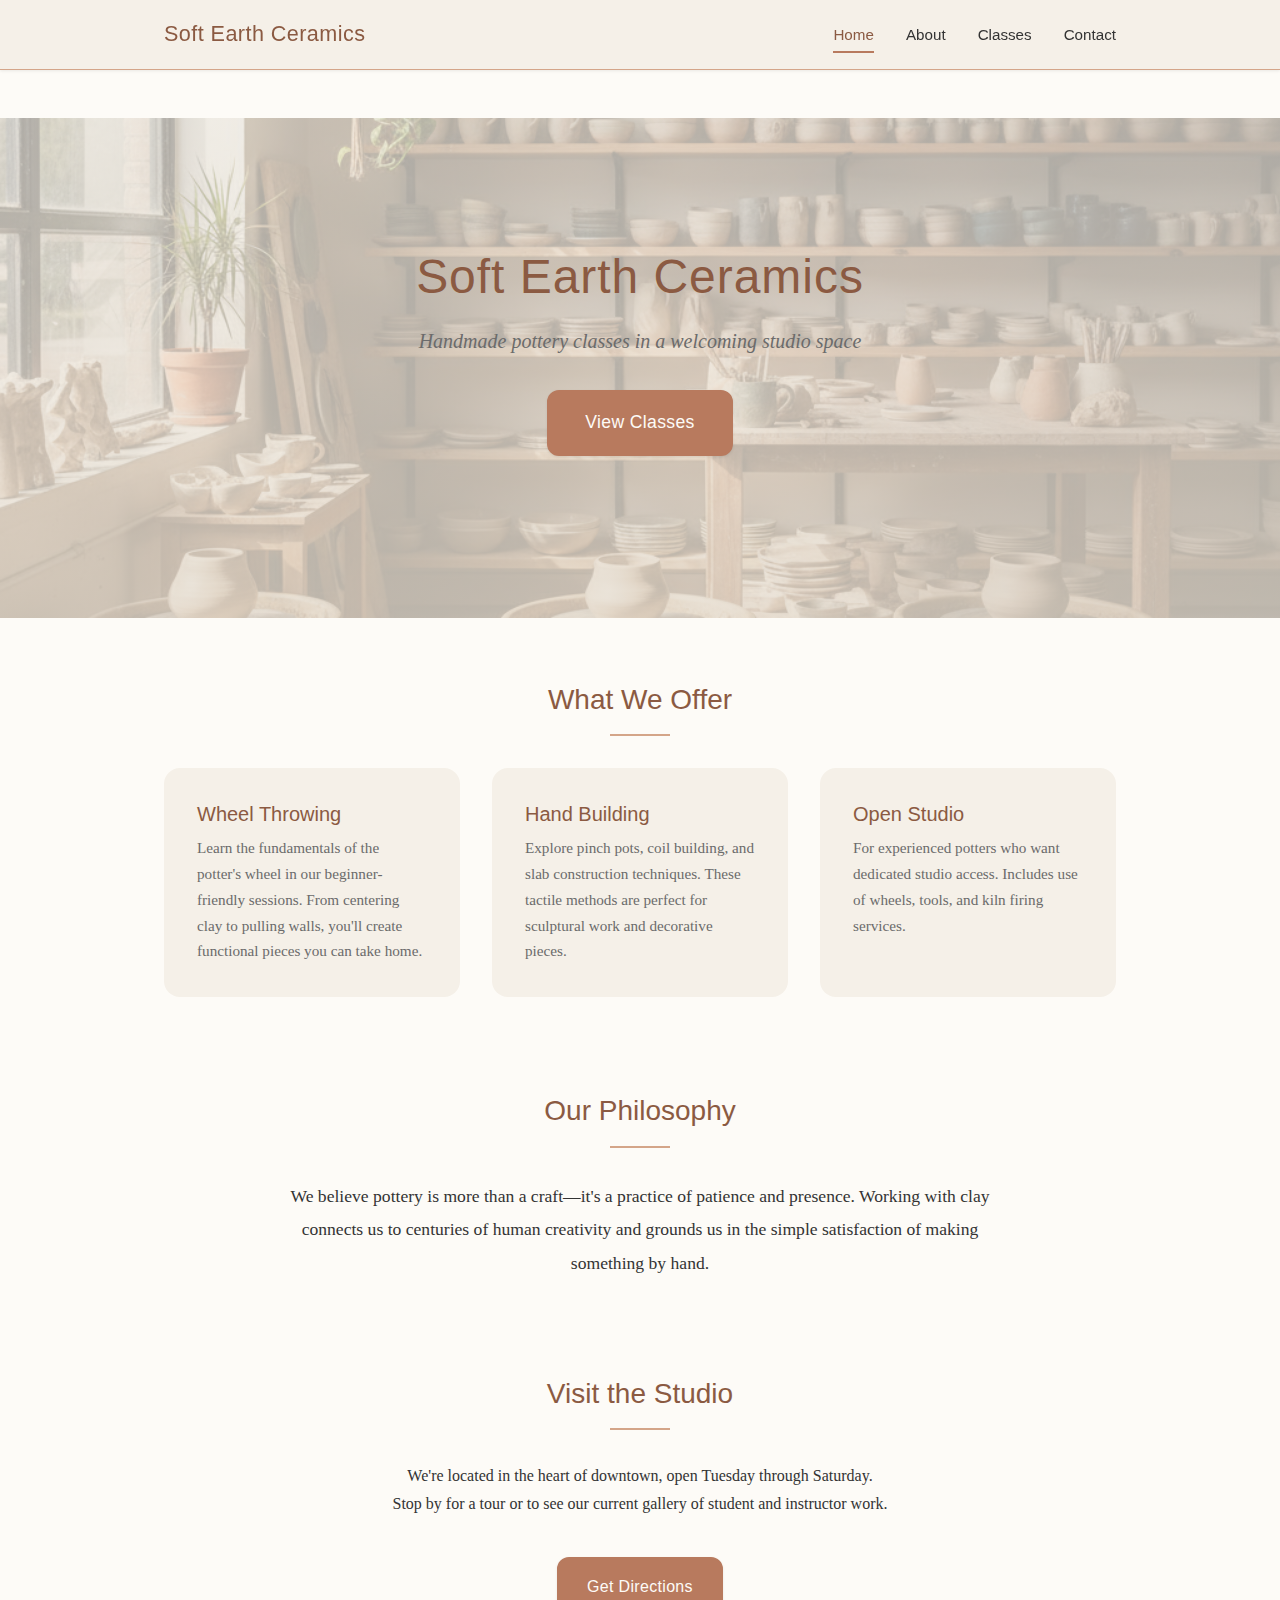
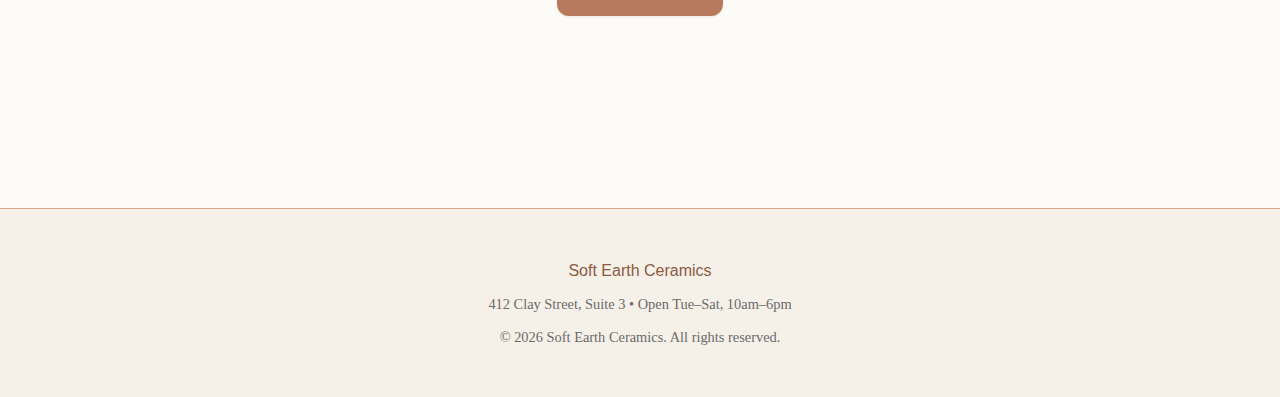
<file: index.html>
<!DOCTYPE html>
<html lang="en">

<head>
  <meta charset="UTF-8">
  <meta name="viewport" content="width=device-width, initial-scale=1.0">
  <title>Soft Earth Ceramics | Handcrafted Pottery Studio</title>
  <link rel="stylesheet" href="styles.css">
</head>

<body>
  <header>
    <div class="container header-content">
      <div class="logo">Soft Earth Ceramics</div>
      <nav>
        <ul>
          <li><a href="index.html" class="active">Home</a></li>
          <li><a href="about.html">About</a></li>
          <li><a href="services.html">Classes</a></li>
          <li><a href="contact.html">Contact</a></li>
        </ul>
      </nav>
    </div>
  </header>

  <main>
    <section class="hero hero-home" style="background-image: url('img/hero.png');">
      <div class="container">
        <h1>Soft Earth Ceramics</h1>
        <p class="tagline">Handmade pottery classes in a welcoming studio space</p>
        <a href="services.html" class="btn btn-large">View Classes</a>
      </div>
    </section>

    <section class="section">
      <div class="container">
        <h2 class="section-title">What We Offer</h2>
        <div class="card-grid">
          <div class="card">
            <h3>Wheel Throwing</h3>
            <p>Learn the fundamentals of the potter's wheel in our beginner-friendly sessions. From centering clay to
              pulling walls, you'll create functional pieces you can take home.</p>
          </div>
          <div class="card">
            <h3>Hand Building</h3>
            <p>Explore pinch pots, coil building, and slab construction techniques. These tactile methods are perfect
              for sculptural work and decorative pieces.</p>
          </div>
          <div class="card">
            <h3>Open Studio</h3>
            <p>For experienced potters who want dedicated studio access. Includes use of wheels, tools, and kiln firing
              services.</p>
          </div>
        </div>
      </div>
    </section>

    <section class="section section-centered">
      <div class="container">
        <h2 class="section-title">Our Philosophy</h2>
        <p class="lead-text">We believe pottery is more than a craft—it's a practice of patience and presence. Working
          with clay connects us to centuries of human creativity and grounds us in the simple satisfaction of making
          something by hand.</p>
      </div>
    </section>

    <section class="section section-centered">
      <div class="container">
        <h2 class="section-title">Visit the Studio</h2>
        <p>We're located in the heart of downtown, open Tuesday through Saturday.<br>
          Stop by for a tour or to see our current gallery of student and instructor work.</p>
        <a href="contact.html" class="btn">Get Directions</a>
      </div>
    </section>
  </main>

  <footer>
    <div class="container">
      <p>Soft Earth Ceramics</p>
      <p>412 Clay Street, Suite 3 • Open Tue–Sat, 10am–6pm</p>
      <p>&copy; 2026 Soft Earth Ceramics. All rights reserved.</p>
    </div>
  </footer>
</body>

</html>
</file>
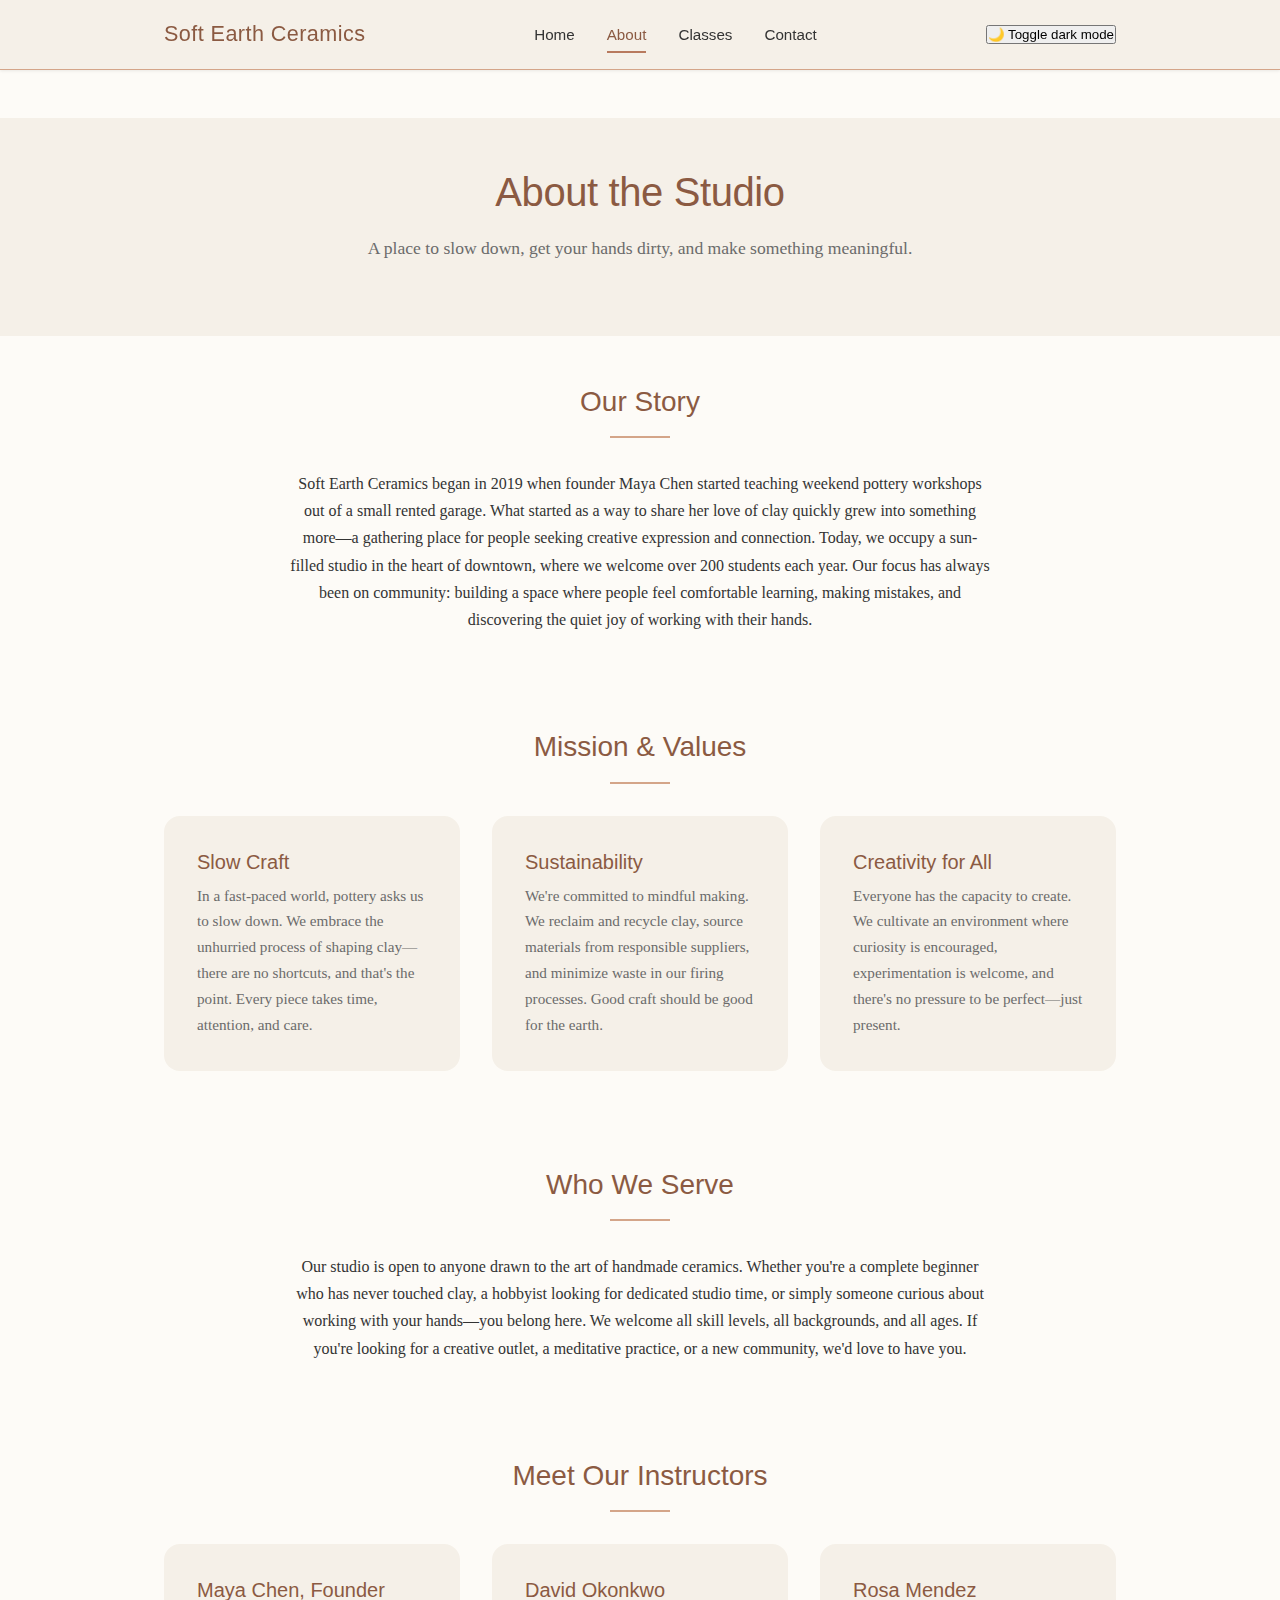
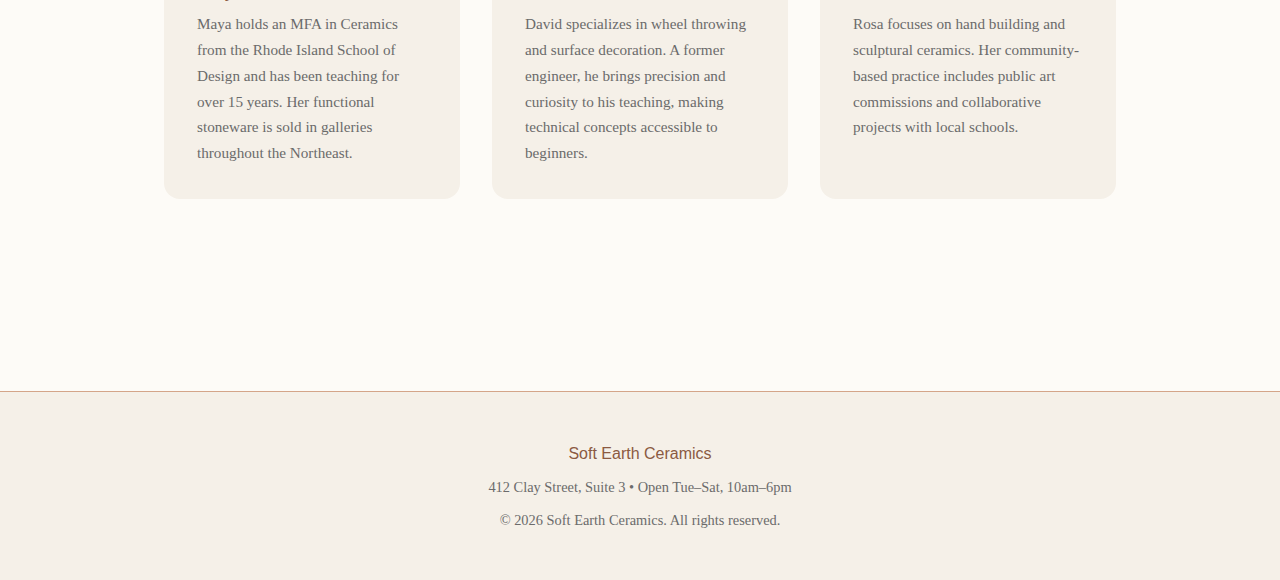
<file: about.html>
<!DOCTYPE html>
<html lang="en">
<head>
  <meta charset="UTF-8">
  <meta name="viewport" content="width=device-width, initial-scale=1.0">
  <title>About | Soft Earth Ceramics</title>
  <script>
    (function() {
      try {
        var theme = localStorage.getItem('theme');
        if (theme === 'dark') {
          document.documentElement.classList.add('dark-theme');
        } else if (theme === 'light') {
          document.documentElement.classList.remove('dark-theme');
        } else if (window.matchMedia && window.matchMedia('(prefers-color-scheme: dark)').matches) {
          document.documentElement.classList.add('dark-theme');
        }
      } catch (e) {
        // Ignore storage errors
      }
    })();
  </script>
  <link rel="stylesheet" href="styles.css">
</head>
<body>
  <header>
    <div class="container header-content">
      <div class="logo">Soft Earth Ceramics</div>
      <nav>
        <ul>
          <li><a href="index.html">Home</a></li>
          <li><a href="about.html" class="active">About</a></li>
          <li><a href="services.html">Classes</a></li>
          <li><a href="contact.html">Contact</a></li>
        </ul>
      </nav>
      <!-- Dark mode toggle -->
      <button id="theme-toggle" class="theme-toggle" aria-label="Toggle dark mode" aria-pressed="false" title="Toggle dark mode">
        <span class="toggle-icon">🌙</span>
        <span class="sr-only">Toggle dark mode</span>
      </button>
    </div>
  </header>

  <main>
    <section class="hero">
      <div class="container">
        <h1>About the Studio</h1>
        <p>A place to slow down, get your hands dirty, and make something meaningful.</p>
      </div>
    </section>

    <section class="section section-centered">
      <div class="container">
        <h2 class="section-title">Our Story</h2>
        <p>Soft Earth Ceramics began in 2019 when founder Maya Chen started teaching weekend pottery workshops out of a small rented garage. What started as a way to share her love of clay quickly grew into something more—a gathering place for people seeking creative expression and connection. Today, we occupy a sun-filled studio in the heart of downtown, where we welcome over 200 students each year. Our focus has always been on community: building a space where people feel comfortable learning, making mistakes, and discovering the quiet joy of working with their hands.</p>
      </div>
    </section>

    <section class="section">
      <div class="container">
        <h2 class="section-title">Mission & Values</h2>
        <div class="card-grid">
          <div class="card">
            <h3>Slow Craft</h3>
            <p>In a fast-paced world, pottery asks us to slow down. We embrace the unhurried process of shaping clay—there are no shortcuts, and that's the point. Every piece takes time, attention, and care.</p>
          </div>
          <div class="card">
            <h3>Sustainability</h3>
            <p>We're committed to mindful making. We reclaim and recycle clay, source materials from responsible suppliers, and minimize waste in our firing processes. Good craft should be good for the earth.</p>
          </div>
          <div class="card">
            <h3>Creativity for All</h3>
            <p>Everyone has the capacity to create. We cultivate an environment where curiosity is encouraged, experimentation is welcome, and there's no pressure to be perfect—just present.</p>
          </div>
        </div>
      </div>
    </section>

    <section class="section section-centered">
      <div class="container">
        <h2 class="section-title">Who We Serve</h2>
        <p>Our studio is open to anyone drawn to the art of handmade ceramics. Whether you're a complete beginner who has never touched clay, a hobbyist looking for dedicated studio time, or simply someone curious about working with your hands—you belong here. We welcome all skill levels, all backgrounds, and all ages. If you're looking for a creative outlet, a meditative practice, or a new community, we'd love to have you.</p>
      </div>
    </section>

    <section class="section">
      <div class="container">
        <h2 class="section-title">Meet Our Instructors</h2>
        <div class="card-grid">
          <div class="card">
            <h3>Maya Chen, Founder</h3>
            <p>Maya holds an MFA in Ceramics from the Rhode Island School of Design and has been teaching for over 15 years. Her functional stoneware is sold in galleries throughout the Northeast.</p>
          </div>
          <div class="card">
            <h3>David Okonkwo</h3>
            <p>David specializes in wheel throwing and surface decoration. A former engineer, he brings precision and curiosity to his teaching, making technical concepts accessible to beginners.</p>
          </div>
          <div class="card">
            <h3>Rosa Mendez</h3>
            <p>Rosa focuses on hand building and sculptural ceramics. Her community-based practice includes public art commissions and collaborative projects with local schools.</p>
          </div>
        </div>
      </div>
    </section>
  </main>

  <footer>
    <div class="container">
      <p>Soft Earth Ceramics</p>
      <p>412 Clay Street, Suite 3 • Open Tue–Sat, 10am–6pm</p>
      <p>&copy; 2026 Soft Earth Ceramics. All rights reserved.</p>
    </div>
  </footer>
  <script src="scripts.js" defer></script>
</body>
</html>
</file>
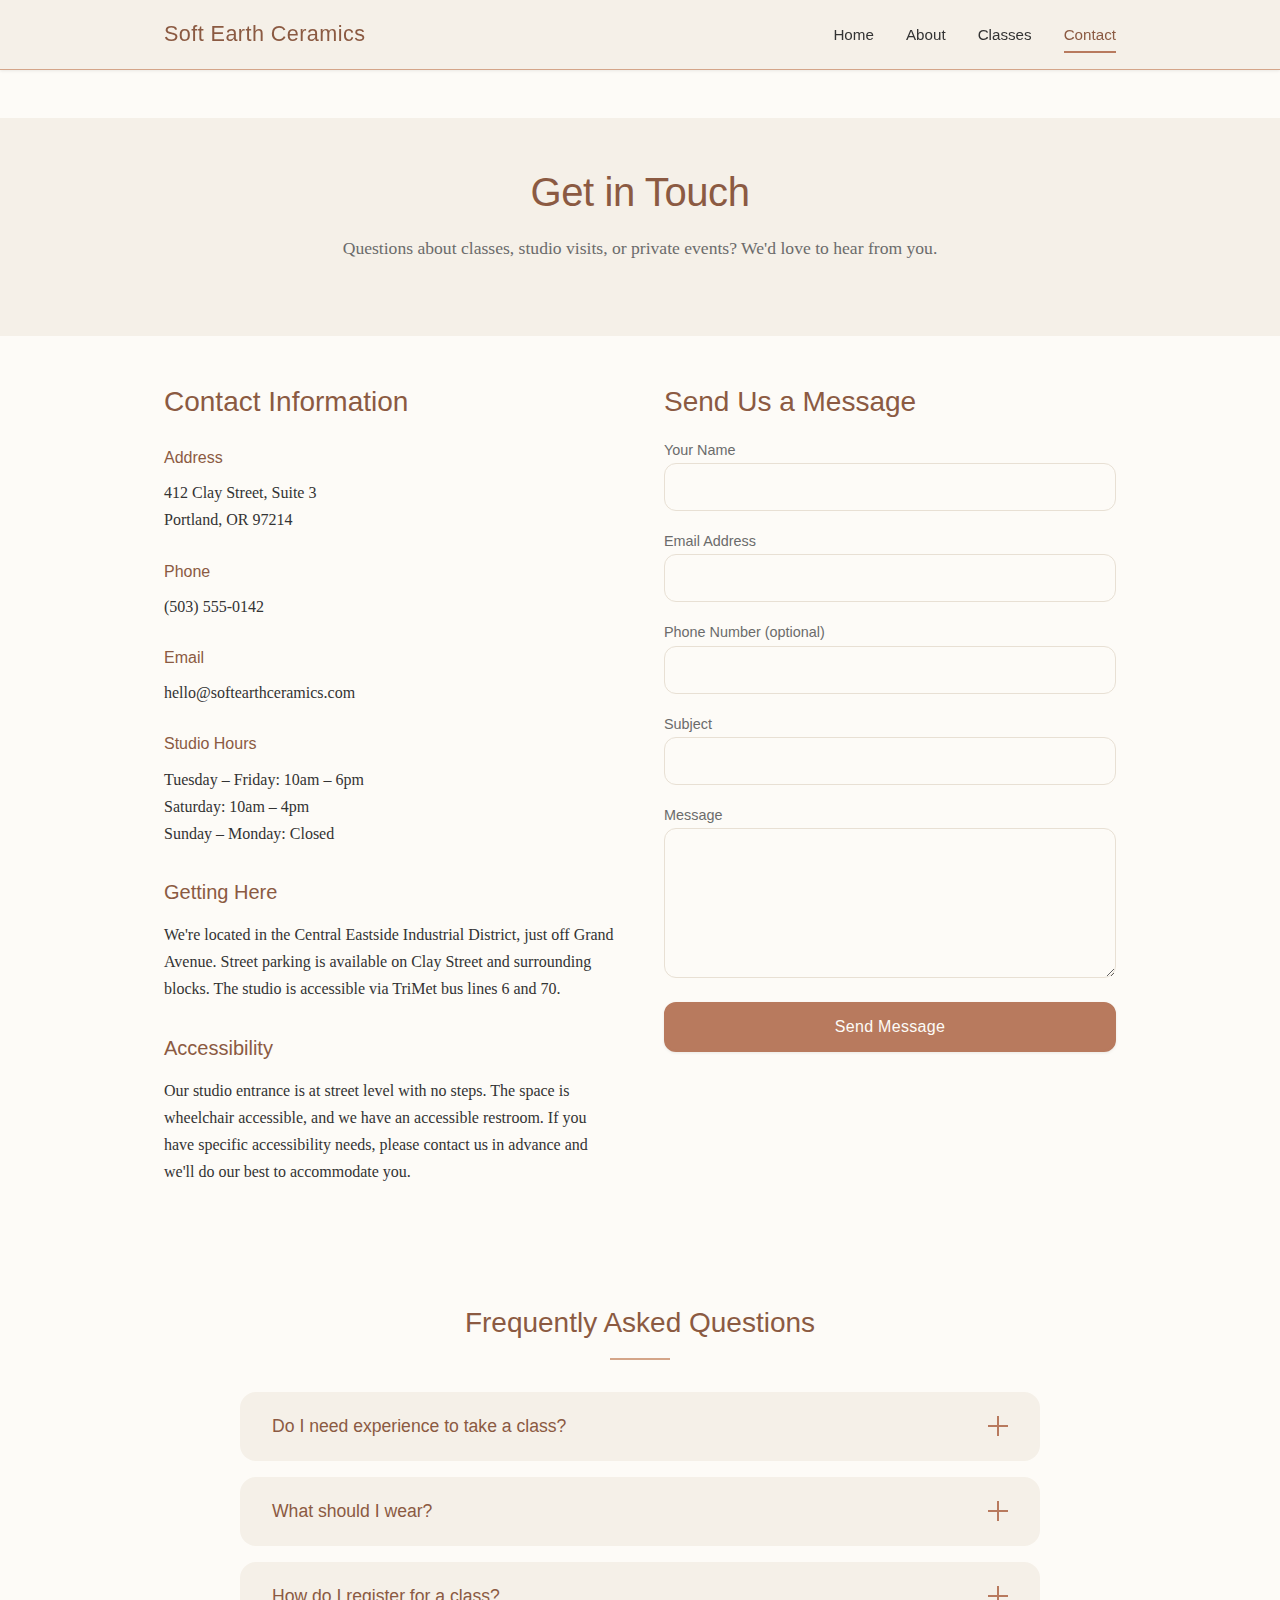
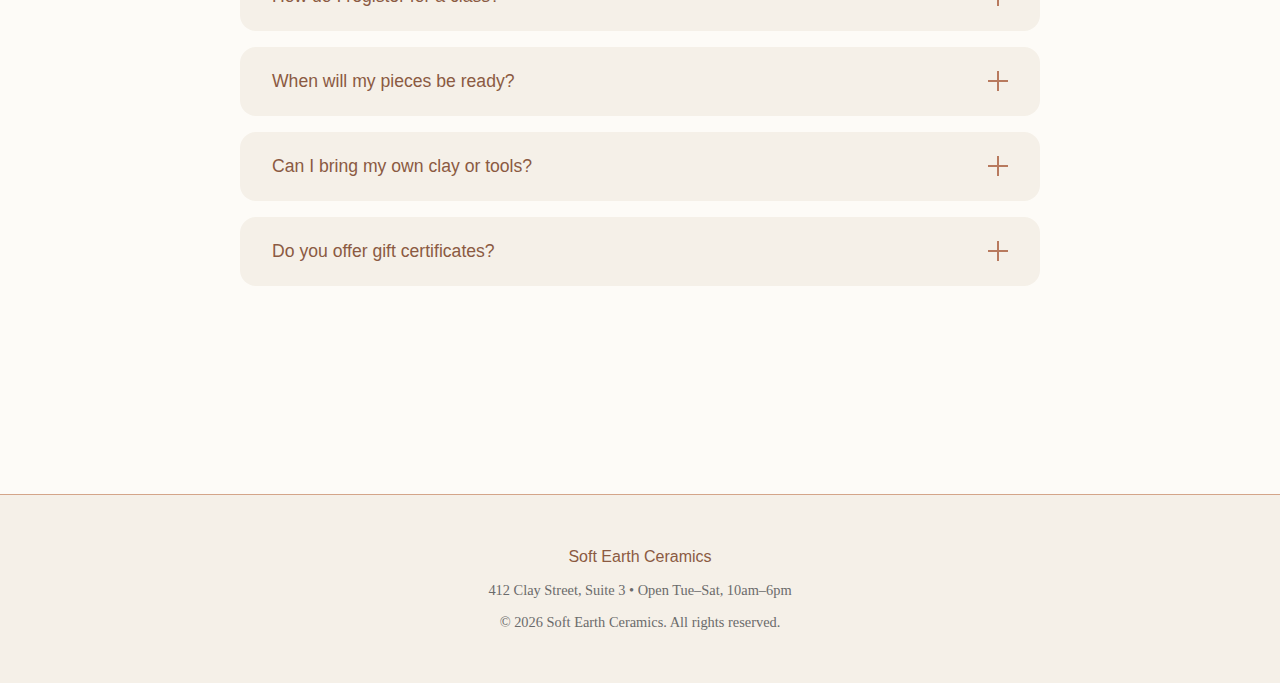
<file: contact.html>
<!DOCTYPE html>
<html lang="en">
<head>
  <meta charset="UTF-8">
  <meta name="viewport" content="width=device-width, initial-scale=1.0">
  <title>Contact | Soft Earth Ceramics</title>
  <link rel="stylesheet" href="styles.css">
</head>
<body>
  <header>
    <div class="container header-content">
      <div class="logo">Soft Earth Ceramics</div>
      <nav>
        <ul>
          <li><a href="index.html">Home</a></li>
          <li><a href="about.html">About</a></li>
          <li><a href="services.html">Classes</a></li>
          <li><a href="contact.html" class="active">Contact</a></li>
        </ul>
      </nav>
    </div>
  </header>

  <main>
    <section class="hero">
      <div class="container">
        <h1>Get in Touch</h1>
        <p>Questions about classes, studio visits, or private events? We'd love to hear from you.</p>
      </div>
    </section>

    <section class="section">
      <div class="container">
        <div class="contact-grid">
          <div class="contact-info">
            <h2>Contact Information</h2>

            <p>
              <strong>Address</strong>
              412 Clay Street, Suite 3<br>
              Portland, OR 97214
            </p>

            <p>
              <strong>Phone</strong>
              (503) 555-0142
            </p>

            <p>
              <strong>Email</strong>
              hello@softearthceramics.com
            </p>

            <p>
              <strong>Studio Hours</strong>
              Tuesday – Friday: 10am – 6pm<br>
              Saturday: 10am – 4pm<br>
              Sunday – Monday: Closed
            </p>

            <h3>Getting Here</h3>
            <p>We're located in the Central Eastside Industrial District, just off Grand Avenue. Street parking is available on Clay Street and surrounding blocks. The studio is accessible via TriMet bus lines 6 and 70.</p>

            <h3>Accessibility</h3>
            <p>Our studio entrance is at street level with no steps. The space is wheelchair accessible, and we have an accessible restroom. If you have specific accessibility needs, please contact us in advance and we'll do our best to accommodate you.</p>
          </div>

          <div>
            <h2>Send Us a Message</h2>
            <form action="#" method="post">
              <div>
                <label for="name">Your Name</label>
                <input type="text" id="name" name="name" required>
              </div>

              <div>
                <label for="email">Email Address</label>
                <input type="email" id="email" name="email" required>
              </div>

              <div>
                <label for="phone">Phone Number (optional)</label>
                <input type="tel" id="phone" name="phone">
              </div>

              <div>
                <label for="subject">Subject</label>
                <input type="text" id="subject" name="subject" required>
              </div>

              <div>
                <label for="message">Message</label>
                <textarea id="message" name="message" required></textarea>
              </div>

              <button type="submit" class="btn">Send Message</button>
            </form>
          </div>
        </div>
      </div>
    </section>

    <section class="section">
      <div class="container">
        <h2 class="section-title">Frequently Asked Questions</h2>
        <div class="faq-list">
          <div class="faq-item">
            <button class="faq-question" type="button">
              <span>Do I need experience to take a class?</span>
              <span class="faq-icon" aria-hidden="true"></span>
            </button>
            <div class="faq-answer">
              <p>Not at all. Our beginner classes are designed for people who have never touched clay before. We provide all instruction, materials, and tools—just bring yourself and a willingness to learn.</p>
            </div>
          </div>
          <div class="faq-item">
            <button class="faq-question" type="button">
              <span>What should I wear?</span>
              <span class="faq-icon" aria-hidden="true"></span>
            </button>
            <div class="faq-answer">
              <p>Wear comfortable clothes that you don't mind getting dirty. Clay washes out of most fabrics, but aprons are provided just in case. Closed-toe shoes are required in the studio.</p>
            </div>
          </div>
          <div class="faq-item">
            <button class="faq-question" type="button">
              <span>How do I register for a class?</span>
              <span class="faq-icon" aria-hidden="true"></span>
            </button>
            <div class="faq-answer">
              <p>Send us a message through the contact form or give us a call. We'll check availability and walk you through the registration process. A deposit is required to hold your spot.</p>
            </div>
          </div>
          <div class="faq-item">
            <button class="faq-question" type="button">
              <span>When will my pieces be ready?</span>
              <span class="faq-icon" aria-hidden="true"></span>
            </button>
            <div class="faq-answer">
              <p>Ceramics require two separate firings with drying time between each. Plan on 3-4 weeks from the end of your class until your finished pieces are ready for pickup.</p>
            </div>
          </div>
          <div class="faq-item">
            <button class="faq-question" type="button">
              <span>Can I bring my own clay or tools?</span>
              <span class="faq-icon" aria-hidden="true"></span>
            </button>
            <div class="faq-answer">
              <p>We provide all clay and tools for classes. If you're an open studio member, you're welcome to bring your own supplies, though we ask that outside clay be approved before firing.</p>
            </div>
          </div>
          <div class="faq-item">
            <button class="faq-question" type="button">
              <span>Do you offer gift certificates?</span>
              <span class="faq-icon" aria-hidden="true"></span>
            </button>
            <div class="faq-answer">
              <p>Yes! Gift certificates are available for any class or workshop. They make a thoughtful gift for anyone curious about pottery. Contact us to purchase one.</p>
            </div>
          </div>
        </div>
      </div>
    </section>
  </main>

  <footer>
    <div class="container">
      <p>Soft Earth Ceramics</p>
      <p>412 Clay Street, Suite 3 • Open Tue–Sat, 10am–6pm</p>
      <p>&copy; 2026 Soft Earth Ceramics. All rights reserved.</p>
    </div>
  </footer>

  <script src="scripts.js"></script>
</body>
</html>
</file>
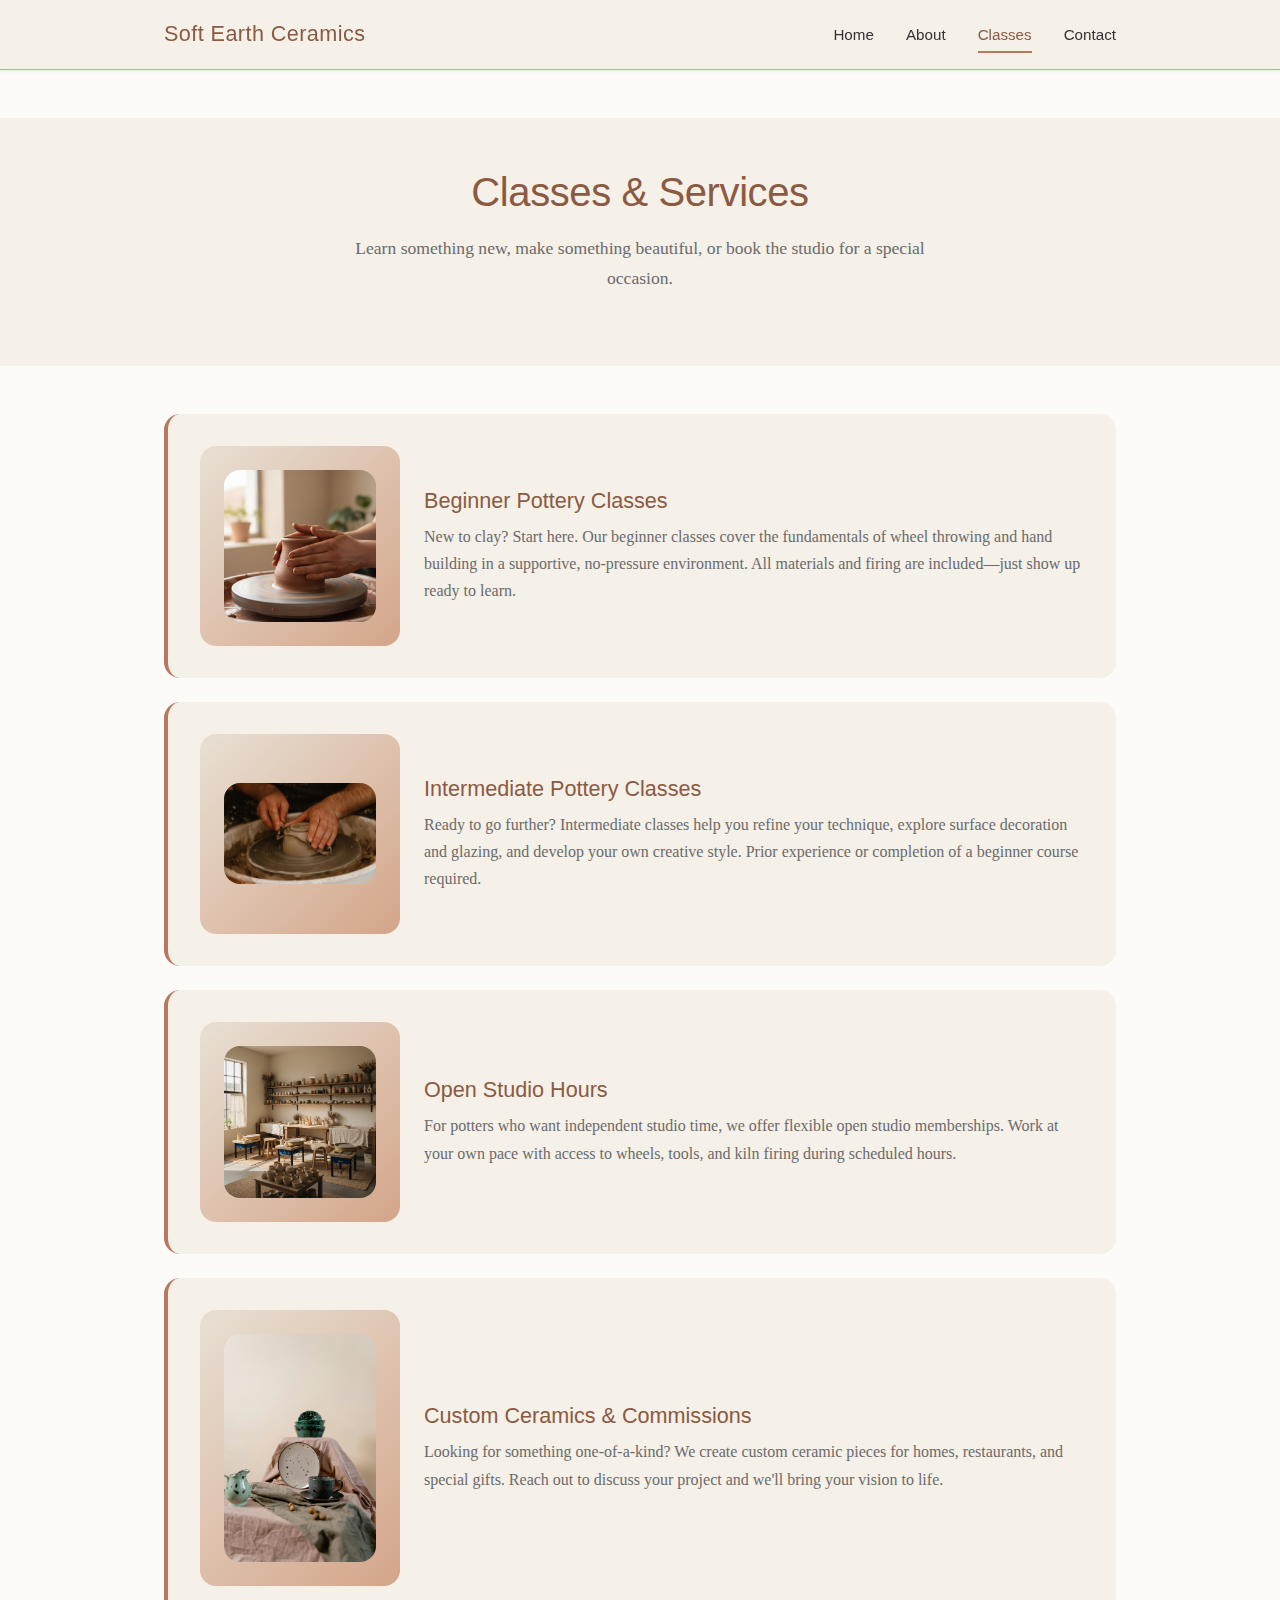
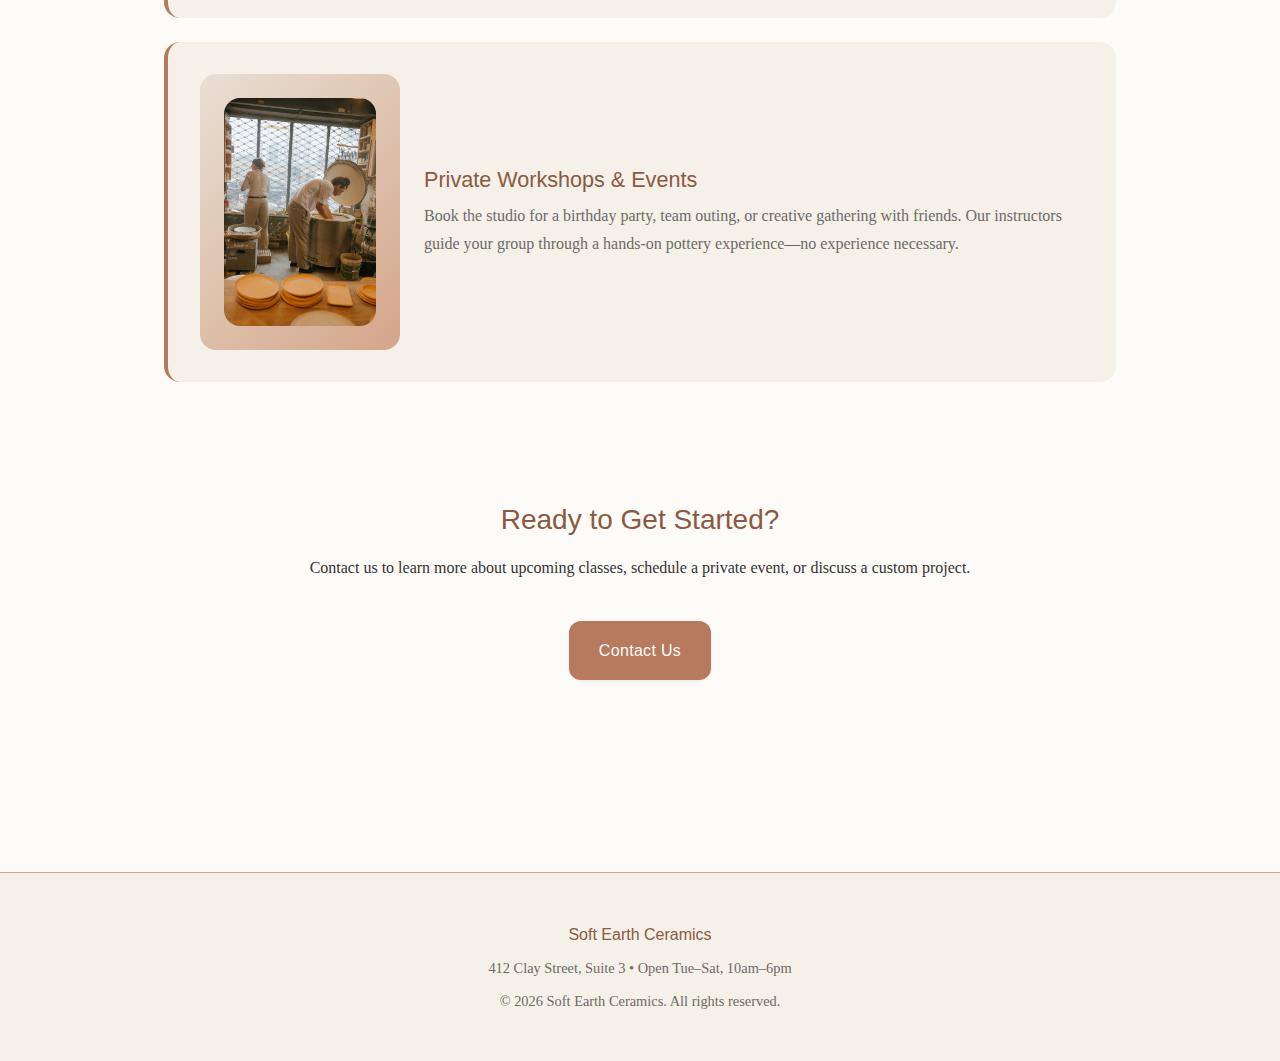
<file: services.html>
<!DOCTYPE html>
<html lang="en">

<head>
  <meta charset="UTF-8">
  <meta name="viewport" content="width=device-width, initial-scale=1.0">
  <title>Classes & Services | Soft Earth Ceramics</title>
  <link rel="stylesheet" href="styles.css">
</head>

<body>
  <header>
    <div class="container header-content">
      <div class="logo">Soft Earth Ceramics</div>
      <nav>
        <ul>
          <li><a href="index.html">Home</a></li>
          <li><a href="about.html">About</a></li>
          <li><a href="services.html" class="active">Classes</a></li>
          <li><a href="contact.html">Contact</a></li>
        </ul>
      </nav>
    </div>
  </header>

  <main>
    <section class="hero">
      <div class="container">
        <h1>Classes & Services</h1>
        <p>Learn something new, make something beautiful, or book the studio for a special occasion.</p>
      </div>
    </section>

    <section class="section">
      <div class="container">
        <div class="service-item">
          <div class="service-with-image">
            <div class="image-placeholder square">
              <img src="img/beginner.jpg" alt="Student learning to center clay on the wheel">
            </div>
            <div>
              <h2>Beginner Pottery Classes</h2>
              <p>New to clay? Start here. Our beginner classes cover the fundamentals of wheel throwing and hand
                building in a supportive, no-pressure environment. All materials and firing are included—just show up
                ready to learn.</p>
            </div>
          </div>
        </div>

        <div class="service-item">
          <div class="service-with-image">
            <div class="image-placeholder square">
              <img src="img/intermediate.jpg" alt="Potter trimming and refining a ceramic bowl">
            </div>
            <div>
              <h2>Intermediate Pottery Classes</h2>
              <p>Ready to go further? Intermediate classes help you refine your technique, explore surface decoration
                and glazing, and develop your own creative style. Prior experience or completion of a beginner course
                required.</p>
            </div>
          </div>
        </div>

        <div class="service-item">
          <div class="service-with-image">
            <div class="image-placeholder square">
              <img src="img/open-studio.jpg"
                alt="Warm, inviting pottery workshop filled with handmade clay pots and earthy decor.">
            </div>
            <div>
              <h2>Open Studio Hours</h2>
              <p>For potters who want independent studio time, we offer flexible open studio memberships. Work at your
                own pace with access to wheels, tools, and kiln firing during scheduled hours.</p>
            </div>
          </div>
        </div>

        <div class="service-item">
          <div class="service-with-image">
            <div class="image-placeholder square">
              <img src="img/custom.jpg"
                alt="Minimalist display of ceramic tableware against a neutral background, perfect for design and lifestyle themes.">
            </div>
            <div>
              <h2>Custom Ceramics & Commissions</h2>
              <p>Looking for something one-of-a-kind? We create custom ceramic pieces for homes, restaurants, and
                special gifts. Reach out to discuss your project and we'll bring your vision to life.</p>
            </div>
          </div>
        </div>

        <div class="service-item">
          <div class="service-with-image">
            <div class="image-placeholder square">
              <img src="img/workshop.jpg"
                alt="Two artists in a pottery workshop crafting ceramic pieces by a window. Creative indoor workspace.">
            </div>
            <div>
              <h2>Private Workshops & Events</h2>
              <p>Book the studio for a birthday party, team outing, or creative gathering with friends. Our instructors
                guide your group through a hands-on pottery experience—no experience necessary.</p>
            </div>
          </div>
        </div>
      </div>
    </section>

    <section class="section section-centered">
      <div class="container">
        <h2>Ready to Get Started?</h2>
        <p>Contact us to learn more about upcoming classes, schedule a private event, or discuss a custom project.</p>
        <a href="contact.html" class="btn">Contact Us</a>
      </div>
    </section>
  </main>

  <footer>
    <div class="container">
      <p>Soft Earth Ceramics</p>
      <p>412 Clay Street, Suite 3 • Open Tue–Sat, 10am–6pm</p>
      <p>&copy; 2026 Soft Earth Ceramics. All rights reserved.</p>
    </div>
  </footer>
</body>

</html>
</file>
<file: styles.css>
/* Soft Earth Ceramics - Main Stylesheet */

/* ========================================
   CSS Variables - Earthy Color Palette
   ======================================== */
:root {
  /* Primary browns */
  --clay: #b87a5e;
  --clay-dark: #8b5a42;
  --clay-light: #d4a589;

  /* Neutrals */
  --sand: #f5f0e8;
  --sand-dark: #e8e0d4;
  --cream: #fdfbf7;
  --stone: #6b6b6b;
  --charcoal: #333333;

  /* Accent */
  --sage: #7d8b6e;
  --sage-light: #a3b094;

  /* Spacing */
  --space-xs: 0.5rem;
  --space-sm: 1rem;
  --space-md: 1.5rem;
  --space-lg: 2rem;
  --space-xl: 3rem;
  --space-2xl: 4rem;
  --space-3xl: 5rem;

  /* Typography */
  --font-serif: Georgia, 'Times New Roman', serif;
  --font-sans: 'Segoe UI', Roboto, 'Helvetica Neue', Arial, sans-serif;

  /* Transitions */
  --transition-fast: 0.2s ease;
  --transition-medium: 0.3s ease;

  /* Shadows */
  --shadow-sm: 0 1px 3px rgba(0, 0, 0, 0.08);
  --shadow-md: 0 4px 12px rgba(0, 0, 0, 0.1);

  /* Border radius */
  --radius-sm: 6px;
  --radius-md: 12px;
  --radius-lg: 16px;
}

/* ========================================
   Reset and Base Styles
   ======================================== */
* {
  margin: 0;
  padding: 0;
  box-sizing: border-box;
}

html {
  scroll-behavior: smooth;
  scroll-padding-top: 80px;
}

body {
  font-family: var(--font-serif);
  font-size: 1rem;
  line-height: 1.7;
  color: var(--charcoal);
  background-color: var(--cream);
}

img {
  max-width: 100%;
  height: auto;
  display: block;
}

/* ========================================
   Typography
   ======================================== */
h1, h2, h3, h4 {
  font-family: var(--font-sans);
  font-weight: 400;
  margin-bottom: var(--space-sm);
  color: var(--clay-dark);
  line-height: 1.3;
}

h1 {
  font-size: 2.5rem;
  letter-spacing: -0.01em;
}

h2 {
  font-size: 1.75rem;
}

h3 {
  font-size: 1.25rem;
}

p {
  margin-bottom: var(--space-sm);
}

p:last-child {
  margin-bottom: 0;
}

a {
  color: var(--clay);
  text-decoration: none;
  transition: color var(--transition-fast);
}

a:hover {
  color: var(--clay-dark);
}

/* ========================================
   Layout
   ======================================== */
.container {
  max-width: 1000px;
  margin: 0 auto;
  padding: 0 var(--space-md);
}

/* ========================================
   Header and Navigation - Sticky
   ======================================== */
header {
  background-color: var(--sand);
  border-bottom: 1px solid var(--clay-light);
  padding: var(--space-sm) 0;
  position: sticky;
  top: 0;
  z-index: 1000;
  box-shadow: var(--shadow-sm);
}

.header-content {
  display: flex;
  justify-content: space-between;
  align-items: center;
  flex-wrap: wrap;
  gap: var(--space-sm);
}

.logo {
  font-family: var(--font-sans);
  font-size: 1.35rem;
  font-weight: 500;
  color: var(--clay-dark);
  letter-spacing: 0.02em;
}

nav ul {
  list-style: none;
  display: flex;
  gap: var(--space-lg);
  flex-wrap: wrap;
}

nav a {
  font-family: var(--font-sans);
  color: var(--charcoal);
  font-size: 0.95rem;
  font-weight: 400;
  padding: var(--space-xs) 0;
  border-bottom: 2px solid transparent;
  transition: all var(--transition-fast);
}

nav a:hover,
nav a.active {
  border-bottom-color: var(--clay);
  color: var(--clay-dark);
}

/* ========================================
   Main Content
   ======================================== */
main {
  min-height: calc(100vh - 200px);
  padding: var(--space-xl) 0;
}

/* ========================================
   Hero Section
   ======================================== */
.hero {
  text-align: center;
  padding: var(--space-xl) var(--space-md);
  background-color: var(--sand);
  margin-bottom: var(--space-xl);
}

.hero h1 {
  margin-bottom: var(--space-sm);
}

.hero p {
  font-size: 1.1rem;
  color: var(--stone);
  max-width: 600px;
  margin: 0 auto var(--space-md);
}

.hero-home {
  padding: 8rem var(--space-md);  
  margin-bottom: var(--space-2xl);
  background-size: cover;
  background-position: center;
  background-repeat: no-repeat;
  position: relative;
  min-height: 500px;  
}

.hero-home::before {
  content: '';
  position: absolute;
  top: 0;
  left: 0;
  right: 0;
  bottom: 0;
  background: linear-gradient(to bottom, rgba(245, 240, 232, 0.7) 0%, rgba(232, 224, 212, 0.8) 100%);
  z-index: 1;
}

.hero-home .container {
  position: relative;
  z-index: 2;
}

.hero-home h1 {
  font-size: 3rem;
  font-weight: 300;
  margin-bottom: var(--space-sm);
  letter-spacing: 0.02em;
}

.hero-home .tagline {
  font-family: var(--font-serif);
  font-size: 1.25rem;
  font-style: italic;
  color: var(--stone);
  margin-bottom: var(--space-lg);
}

/* ========================================
   Buttons
   ======================================== */
.btn {
  display: inline-block;
  padding: 0.875rem 1.75rem;
  background-color: var(--clay);
  color: var(--cream);
  border: 2px solid var(--clay);
  border-radius: var(--radius-md);
  cursor: pointer;
  font-family: var(--font-sans);
  font-size: 1rem;
  font-weight: 500;
  letter-spacing: 0.02em;
  transition: all var(--transition-medium);
  box-shadow: var(--shadow-sm);
}

.btn:hover {
  background-color: var(--clay-dark);
  border-color: var(--clay-dark);
  color: var(--cream);
  transform: translateY(-2px);
  box-shadow: var(--shadow-md);
}

.btn:active {
  transform: translateY(0);
  box-shadow: var(--shadow-sm);
}

.btn-large {
  padding: 1rem 2.25rem;
  font-size: 1.1rem;
}

.btn-outline {
  background-color: transparent;
  color: var(--clay);
}

.btn-outline:hover {
  background-color: var(--clay);
  color: var(--cream);
}

/* ========================================
   Section Styling
   ======================================== */
.section {
  margin-bottom: var(--space-2xl);
  padding: 0 0 var(--space-lg);
}

.section-title {
  text-align: center;
  margin-bottom: var(--space-lg);
  position: relative;
}

.section-title::after {
  content: '';
  display: block;
  width: 60px;
  height: 2px;
  background-color: var(--clay-light);
  margin: var(--space-sm) auto 0;
}

.section-centered {
  text-align: center;
}

.section-centered p {
  max-width: 700px;
  margin-left: auto;
  margin-right: auto;
}

.section-centered .btn {
  margin-top: var(--space-md);
}

.lead-text {
  font-size: 1.1rem;
  line-height: 1.9;
  color: var(--charcoal);
}

/* ========================================
   Card Grid
   ======================================== */
.card-grid {
  display: grid;
  grid-template-columns: repeat(auto-fit, minmax(280px, 1fr));
  gap: var(--space-lg);
}

.card {
  background-color: var(--sand);
  padding: var(--space-lg);
  border-radius: var(--radius-lg);
  transition: all var(--transition-medium);
  border: 1px solid transparent;
}

.card:hover {
  border-color: var(--clay-light);
  box-shadow: var(--shadow-md);
  transform: translateY(-3px);
}

.card h3 {
  margin-bottom: var(--space-xs);
  color: var(--clay-dark);
}

.card p {
  color: var(--stone);
  font-size: 0.95rem;
  line-height: 1.7;
}

/* ========================================
   Image Placeholder
   ======================================== */
.image-placeholder {
  background: linear-gradient(135deg, var(--sand-dark) 0%, var(--clay-light) 100%);
  border-radius: var(--radius-lg);
  display: flex;
  align-items: center;
  justify-content: center;
  color: var(--clay-dark);
  font-family: var(--font-sans);
  font-size: 0.9rem;
  text-align: center;
  padding: var(--space-md);
  aspect-ratio: 16 / 9;
}

.image-placeholder.square {
  aspect-ratio: 1 / 1;
}

.image-placeholder.tall {
  aspect-ratio: 3 / 4;
}

.image-placeholder.square img {
  object-fit: cover; /* Ensures square cropping */
}

/* Hide original gradient/text styling when img is present */
.image-placeholder img {
  width: 100%;
  height: 100%;
  max-width: 100%;
  height: auto;  /* Fallback for aspect-ratio support */
  object-fit: cover;
  border-radius: inherit;
  display: block;
}


/* Image with card styling */
.image-card {
  overflow: hidden;
  border-radius: var(--radius-lg);
  box-shadow: var(--shadow-sm);
}

.image-card .image-placeholder {
  border-radius: 0;
}

/* ========================================
   About Page Specific
   ======================================== */
.about-content {
  display: grid;
  grid-template-columns: 1fr;
  gap: var(--space-lg);
}

@media (min-width: 700px) {
  .about-content {
    grid-template-columns: 1fr 1fr;
  }
}

.values-list {
  list-style: none;
  padding-left: 0;
}

.values-list li {
  padding: var(--space-xs) 0;
  padding-left: var(--space-md);
  position: relative;
}

.values-list li::before {
  content: "•";
  color: var(--clay);
  position: absolute;
  left: 0;
  font-weight: bold;
}

/* ========================================
   Services Page Specific
   ======================================== */
.service-item {
  background-color: var(--sand);
  padding: var(--space-lg);
  margin-bottom: var(--space-md);
  border-radius: var(--radius-lg);
  border-left: 4px solid var(--clay);
  transition: all var(--transition-medium);
}

.service-item:hover {
  box-shadow: var(--shadow-md);
  transform: translateX(4px);
}

.service-item h2 {
  font-size: 1.35rem;
  margin-bottom: var(--space-xs);
}

.service-item h3 {
  color: var(--clay-dark);
}

.service-item p {
  color: var(--stone);
  line-height: 1.7;
}

.price {
  font-family: var(--font-sans);
  font-size: 1.1rem;
  color: var(--sage);
  font-weight: 500;
  margin-top: var(--space-xs);
}

/* Services with image */
.service-with-image {
  display: grid;
  grid-template-columns: 1fr;
  gap: var(--space-md);
  align-items: center;
}

@media (min-width: 600px) {
  .service-with-image {
    grid-template-columns: 200px 1fr;
  }
}

.service-with-image .image-placeholder {
  aspect-ratio: 1 / 1;
}

/* ========================================
   Contact Page Specific
   ======================================== */
.contact-grid {
  display: grid;
  grid-template-columns: 1fr;
  gap: var(--space-xl);
}

@media (min-width: 700px) {
  .contact-grid {
    grid-template-columns: 1fr 1fr;
  }
}

.contact-info h2 {
  margin-bottom: var(--space-md);
}

.contact-info h3 {
  margin-top: var(--space-lg);
  margin-bottom: var(--space-sm);
}

.contact-info p {
  margin-bottom: var(--space-md);
}

.contact-info strong {
  display: block;
  font-family: var(--font-sans);
  color: var(--clay-dark);
  margin-bottom: var(--space-xs);
  font-weight: 500;
}

/* ========================================
   FAQ Accordion
   ======================================== */
.faq-list {
  max-width: 800px;
  margin: 0 auto;
}

.faq-item {
  background-color: var(--sand);
  border-radius: var(--radius-lg);
  margin-bottom: var(--space-sm);
  overflow: hidden;
  transition: all var(--transition-medium);
}

.faq-item:hover {
  box-shadow: var(--shadow-sm);
}

/* Question button styling */
.faq-question {
  width: 100%;
  display: flex;
  justify-content: space-between;
  align-items: center;
  padding: var(--space-md) var(--space-lg);
  background: none;
  border: none;
  cursor: pointer;
  font-family: var(--font-sans);
  font-size: 1.1rem;
  font-weight: 500;
  color: var(--clay-dark);
  text-align: left;
  transition: all var(--transition-fast);
}

.faq-question:hover {
  color: var(--clay);
}

/* Plus/minus icon */
.faq-icon {
  position: relative;
  width: 20px;
  height: 20px;
  flex-shrink: 0;
  margin-left: var(--space-sm);
}

.faq-icon::before,
.faq-icon::after {
  content: '';
  position: absolute;
  background-color: var(--clay);
  transition: transform var(--transition-medium);
}

/* Horizontal line (always visible) */
.faq-icon::before {
  top: 50%;
  left: 0;
  width: 100%;
  height: 2px;
  transform: translateY(-50%);
}

/* Vertical line (rotates when open) */
.faq-icon::after {
  top: 0;
  left: 50%;
  width: 2px;
  height: 100%;
  transform: translateX(-50%);
}

/* Answer section - hidden by default */
.faq-answer {
  max-height: 0;
  overflow: hidden;
  transition: max-height var(--transition-medium), padding var(--transition-medium);
}

.faq-answer p {
  padding: 0 var(--space-lg) var(--space-lg);
  color: var(--stone);
  line-height: 1.7;
}

/* Open state */
.faq-item.is-open {
  box-shadow: var(--shadow-md);
}

.faq-item.is-open .faq-icon::after {
  transform: translateX(-50%) rotate(90deg);
}

.faq-item.is-open .faq-answer {
  max-height: 300px;
}

/* Responsive adjustments for FAQ */
@media (max-width: 600px) {
  .faq-question {
    padding: var(--space-sm) var(--space-md);
    font-size: 1rem;
  }

  .faq-answer p {
    padding: 0 var(--space-md) var(--space-md);
  }
}

/* ========================================
   Forms
   ======================================== */
form {
  display: flex;
  flex-direction: column;
  gap: var(--space-sm);
}

label {
  font-family: var(--font-sans);
  font-size: 0.9rem;
  font-weight: 500;
  color: var(--stone);
  margin-bottom: -0.5rem;
}

input,
textarea {
  width: 100%;
  padding: 0.875rem;
  border: 1px solid var(--sand-dark);
  border-radius: var(--radius-md);
  background-color: var(--cream);
  font-family: var(--font-serif);
  font-size: 1rem;
  transition: all var(--transition-fast);
}

input:hover,
textarea:hover {
  border-color: var(--clay-light);
}

input:focus,
textarea:focus {
  outline: none;
  border-color: var(--clay);
  box-shadow: 0 0 0 3px rgba(184, 122, 94, 0.15);
}

textarea {
  min-height: 150px;
  resize: vertical;
}

/* ========================================
   Footer
   ======================================== */
footer {
  background-color: var(--sand);
  border-top: 1px solid var(--clay-light);
  padding: var(--space-xl) 0;
  text-align: center;
  margin-top: var(--space-xl);
}

footer p {
  color: var(--stone);
  font-size: 0.9rem;
  margin-bottom: var(--space-xs);
}

footer p:first-child {
  font-family: var(--font-sans);
  font-weight: 500;
  color: var(--clay-dark);
  font-size: 1rem;
}

/* ========================================
   Responsive Design
   ======================================== */
@media (max-width: 768px) {
  :root {
    --space-xl: 2.5rem;
    --space-2xl: 3rem;
    --space-3xl: 4rem;
  }

  h1 {
    font-size: 2rem;
  }

  h2 {
    font-size: 1.5rem;
  }

  .container {
    padding: 0 var(--space-sm);
  }
}

@media (max-width: 600px) {
  h1 {
    font-size: 1.75rem;
  }

  h2 {
    font-size: 1.35rem;
  }

  .header-content {
    flex-direction: column;
    text-align: center;
    gap: var(--space-sm);
  }

  nav ul {
    justify-content: center;
    gap: var(--space-sm);
  }

  nav a {
    font-size: 0.9rem;
  }

  .hero {
    padding: var(--space-lg) var(--space-sm);
  }

  .hero-home {
    padding: var(--space-xl) var(--space-sm);
    margin-bottom: var(--space-xl);
  }

  .hero-home h1 {
    font-size: 2rem;
  }

  .hero-home .tagline {
    font-size: 1.05rem;
  }

  main {
    padding: var(--space-lg) 0;
  }

  .section {
    margin-bottom: var(--space-xl);
  }

  .card-grid {
    gap: var(--space-md);
  }

  .card {
    padding: var(--space-md);
  }

  .service-item {
    padding: var(--space-md);
  }

  .btn {
    padding: 0.75rem 1.25rem;
  }

  .btn-large {
    padding: 0.875rem 1.5rem;
    font-size: 1rem;
  }
}

/* ========================================
   Utility Classes
   ======================================== */
.text-center {
  text-align: center;
}

.mb-0 {
  margin-bottom: 0;
}

.mt-lg {
  margin-top: var(--space-lg);
}

.visually-hidden {
  position: absolute;
  width: 1px;
  height: 1px;
  padding: 0;
  margin: -1px;
  overflow: hidden;
  clip: rect(0, 0, 0, 0);
  border: 0;
}
</file>
